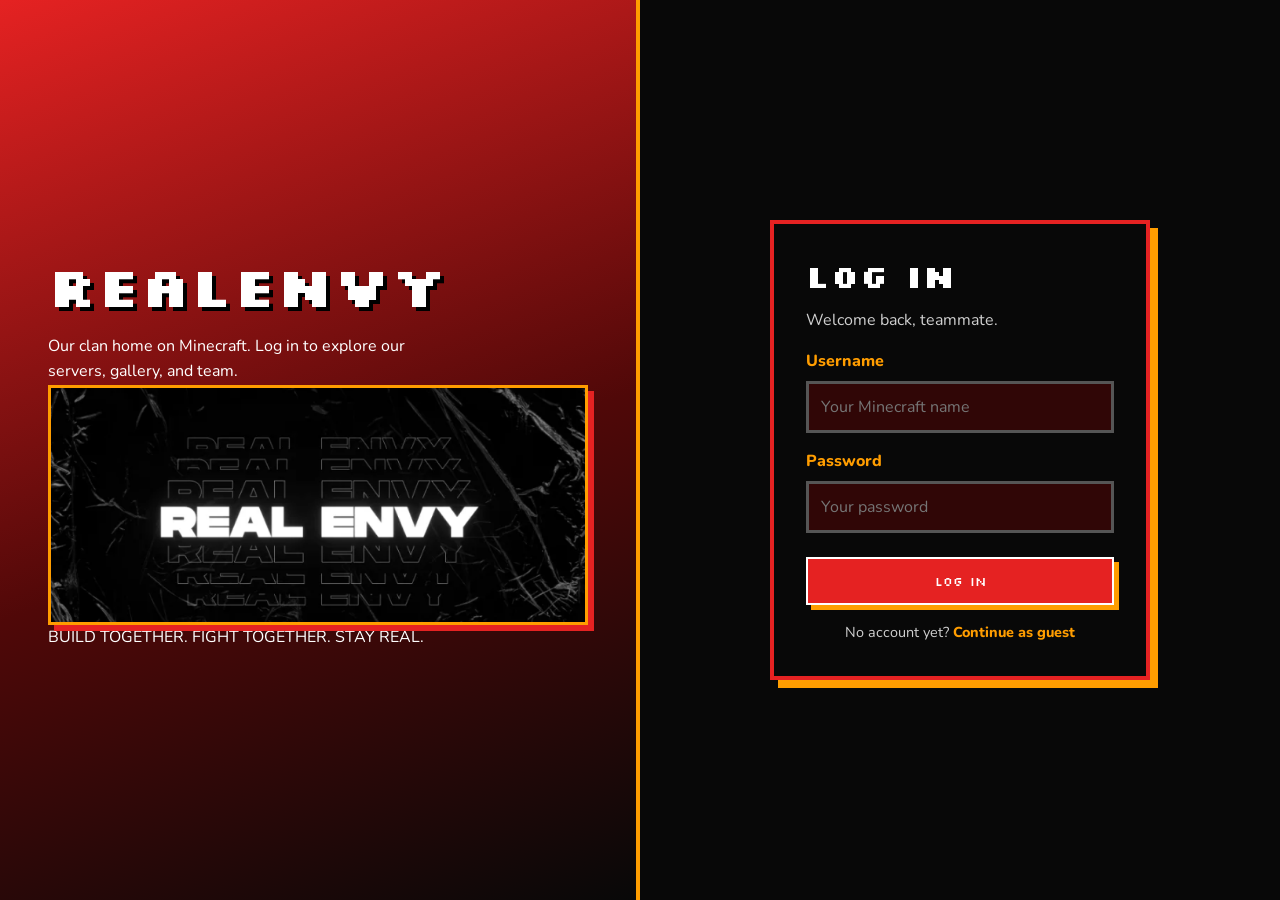
<file: index.html>
<!DOCTYPE html>
<html lang="en">
<head>
  <meta charset="UTF-8">
  <meta name="viewport" content="width=device-width, initial-scale=1">
  <title>Login | REALENVY</title>

  <link rel="preconnect" href="https://fonts.googleapis.com">
  <link href="https://fonts.googleapis.com/css2?family=Nunito:wght@400;800&family=Silkscreen:wght@400;700&display=swap" rel="stylesheet">

  <link rel="stylesheet" href="style.css">
</head>

<body>
  <main class="login-page">

    <div class="login-side">
      <h1>REALENVY</h1>

      <p>
        Our clan home on Minecraft. Log in to explore
        our servers, gallery, and team.
      </p>

      <div class="photo login-clan-photo">
        <img
          src="Realenvy%20clan%20image.png"
          alt="REALENVY Minecraft clan"
        >
      </div>

      <p class="login-tagline">
        BUILD TOGETHER. FIGHT TOGETHER. STAY REAL.
      </p>
    </div>

    <div class="login-form-area">
      <form class="login-box" action="home.html" method="get">

        <h2>Log in</h2>
        <p class="login-welcome">Welcome back, teammate.</p>

        <label for="user">Username</label>
        <input
          type="text"
          id="user"
          name="user"
          placeholder="Your Minecraft name"
          autocomplete="username"
          required
        >

        <label for="pass">Password</label>
        <input
          type="password"
          id="pass"
          name="pass"
          placeholder="Your password"
          autocomplete="current-password"
          required
        >

        <button class="btn" type="submit">Log in</button>

        <p class="note">
          No account yet?
          <a href="home.html">Continue as guest</a>
        </p>

      </form>
    </div>

  </main>
</body>
</html>
</file>
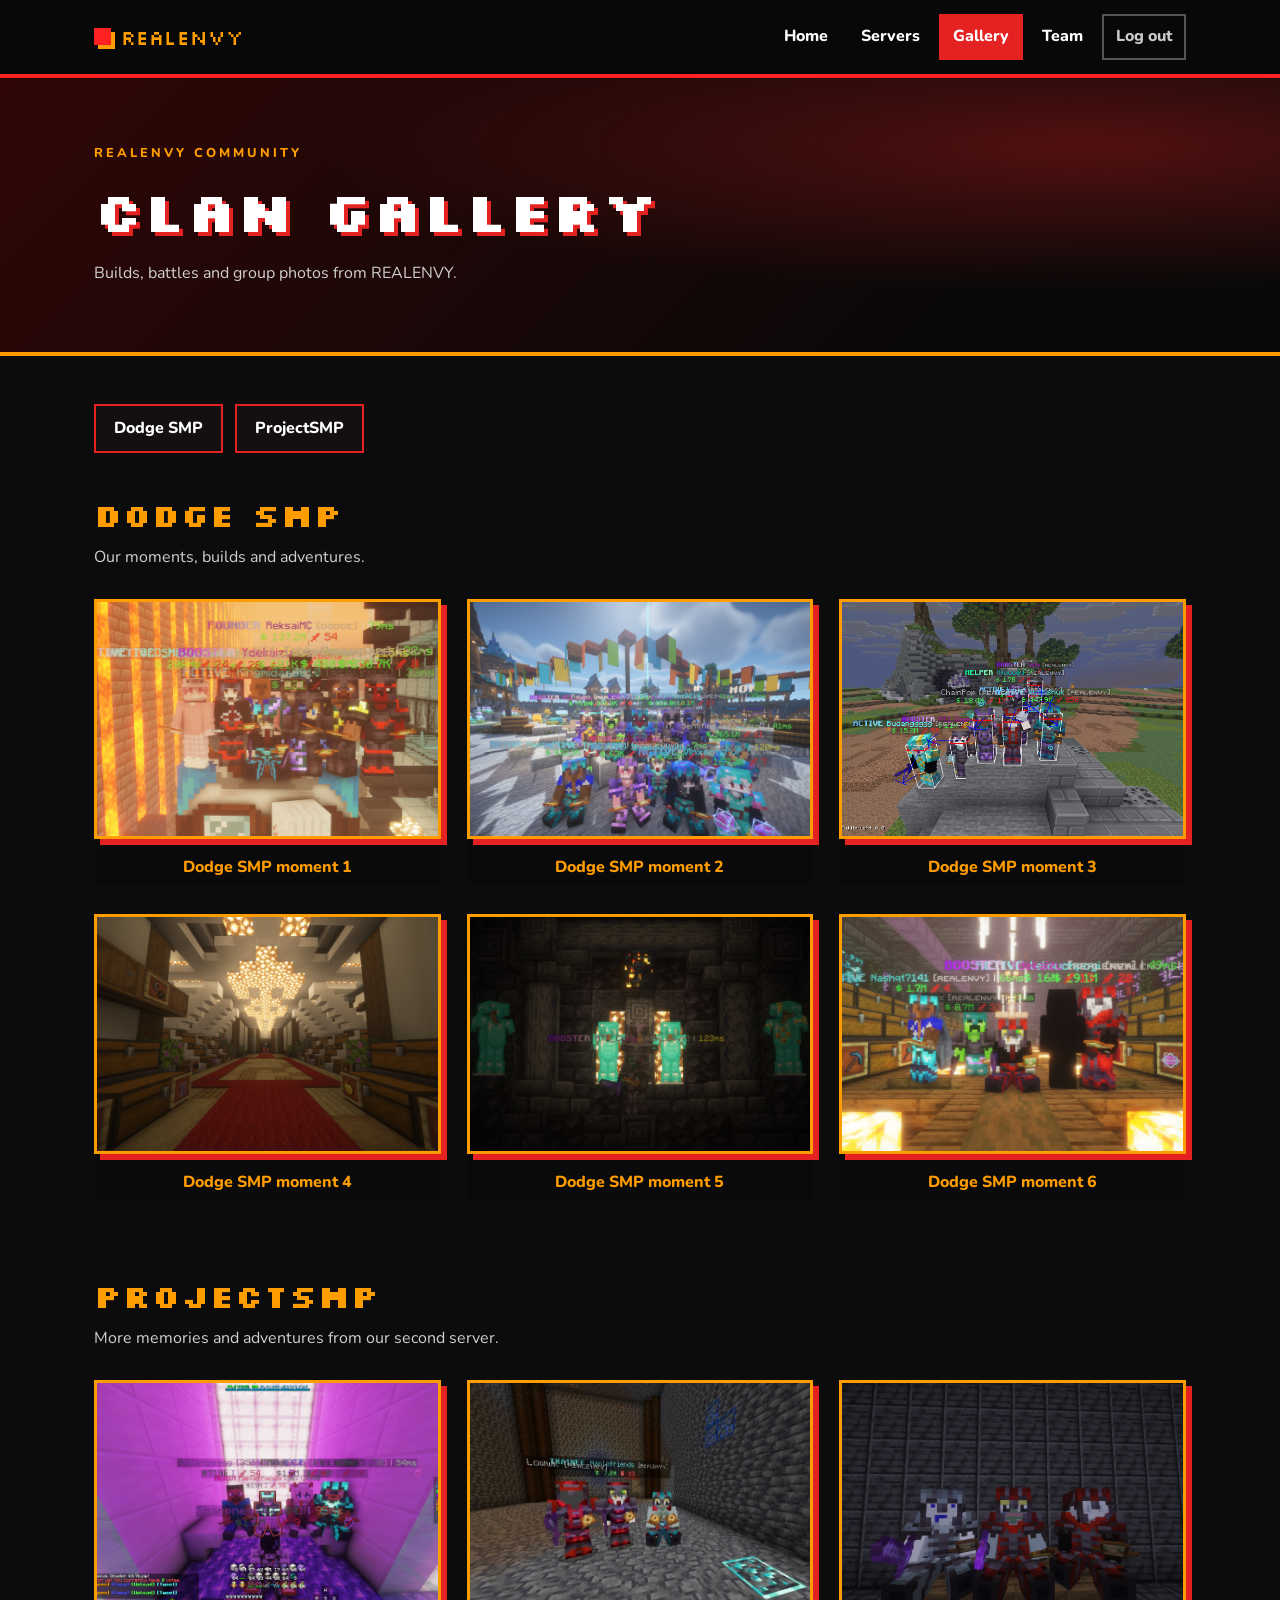
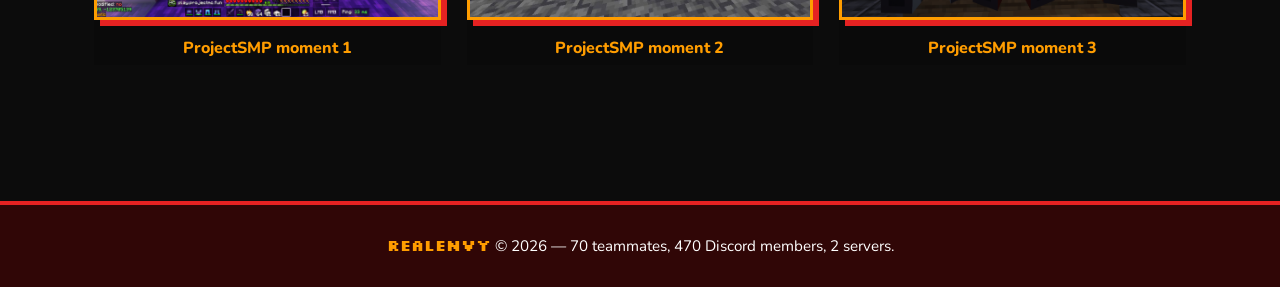
<file: gallery.html>
<!DOCTYPE html>
<html lang="en">
<head>
  <meta charset="UTF-8">
  <meta name="viewport" content="width=device-width, initial-scale=1">
  <title>Gallery | REALENVY</title>

  <link rel="preconnect" href="https://fonts.googleapis.com">
  <link rel="preconnect" href="https://fonts.gstatic.com" crossorigin>
  <link href="https://fonts.googleapis.com/css2?family=Nunito:wght@400;800&family=Silkscreen:wght@400;700&display=swap" rel="stylesheet">

  <link rel="stylesheet" href="style.css">
</head>

<body class="gallery-page">

<header class="nav">
  <div class="wrap">
    <a class="brand" href="home.html">
      <span></span>REALENVY
    </a>

    <nav>
      <ul>
        <li><a href="home.html" class="gh">Home</a></li>
        <li><a href="servers.html" class="gs">Servers</a></li>
        <li><a href="gallery.html" class="gg active">Gallery</a></li>
        <li><a href="team.html" class="gt">Team</a></li>
        <li><a href="index.html" class="logout">Log out</a></li>
      </ul>
    </nav>
  </div>
</header>

<main>
  <section class="gallery-page-title">
    <div class="wrap">
      <p class="gallery-eyebrow">REALENVY COMMUNITY</p>
      <h1>Clan Gallery</h1>
      <p>Builds, battles and group photos from REALENVY.</p>
    </div>
  </section>

  <section class="gallery-content">
    <div class="wrap">

      <div class="filters">
        <a href="#dodge">Dodge SMP</a>
        <a href="#project">ProjectSMP</a>
      </div>

      <div class="gallery-section-title" id="dodge">
        <h2>Dodge SMP</h2>
        <p>Our moments, builds and adventures.</p>
      </div>

      <div class="gallery">

        <figure>
          <div class="photo">
            <img src="dodge moment.png" alt="Dodge SMP moment 1">
          </div>
          <figcaption>Dodge SMP moment 1</figcaption>
        </figure>

        <figure>
          <div class="photo">
            <img src="dodge moment 2.png" alt="Dodge SMP moment 2">
          </div>
          <figcaption>Dodge SMP moment 2</figcaption>
        </figure>

        <figure>
          <div class="photo">
            <img src="dodge moment 3.png" alt="Dodge SMP moment 3">
          </div>
          <figcaption>Dodge SMP moment 3</figcaption>
        </figure>

        <figure>
          <div class="photo">
            <img src="dodge moment 4.png" alt="Dodge SMP moment 4">
          </div>
          <figcaption>Dodge SMP moment 4</figcaption>
        </figure>

        <figure>
          <div class="photo">
            <img src="dodge moment 5.png" alt="Dodge SMP moment 5">
          </div>
          <figcaption>Dodge SMP moment 5</figcaption>
        </figure>

        <figure>
          <div class="photo">
            <img src="dodge moment 6.png" alt="Dodge SMP moment 6">
          </div>
          <figcaption>Dodge SMP moment 6</figcaption>
        </figure>

      </div>

      <div class="gallery-section-title project-heading" id="project">
        <h2>ProjectSMP</h2>
        <p>More memories and adventures from our second server.</p>
      </div>

      <div class="gallery">

        <figure>
          <div class="photo">
            <img src="project moment.png" alt="ProjectSMP moment 1">
          </div>
          <figcaption>ProjectSMP moment 1</figcaption>
        </figure>

        <figure>
          <div class="photo">
            <img src="project moment 2.jpg" alt="ProjectSMP moment 2">
          </div>
          <figcaption>ProjectSMP moment 2</figcaption>
        </figure>

        <figure>
          <div class="photo">
            <img src="project moment 3.png" alt="ProjectSMP moment 3">
          </div>
          <figcaption>ProjectSMP moment 3</figcaption>
        </figure>

      </div>

    </div>
  </section>
</main>

<footer class="footer">
  <div class="wrap">
    <p><b>REALENVY</b> &copy; 2026 &mdash; 70 teammates, 470 Discord members, 2 servers.</p>
  </div>
</footer>

</body>
</html>
</file>
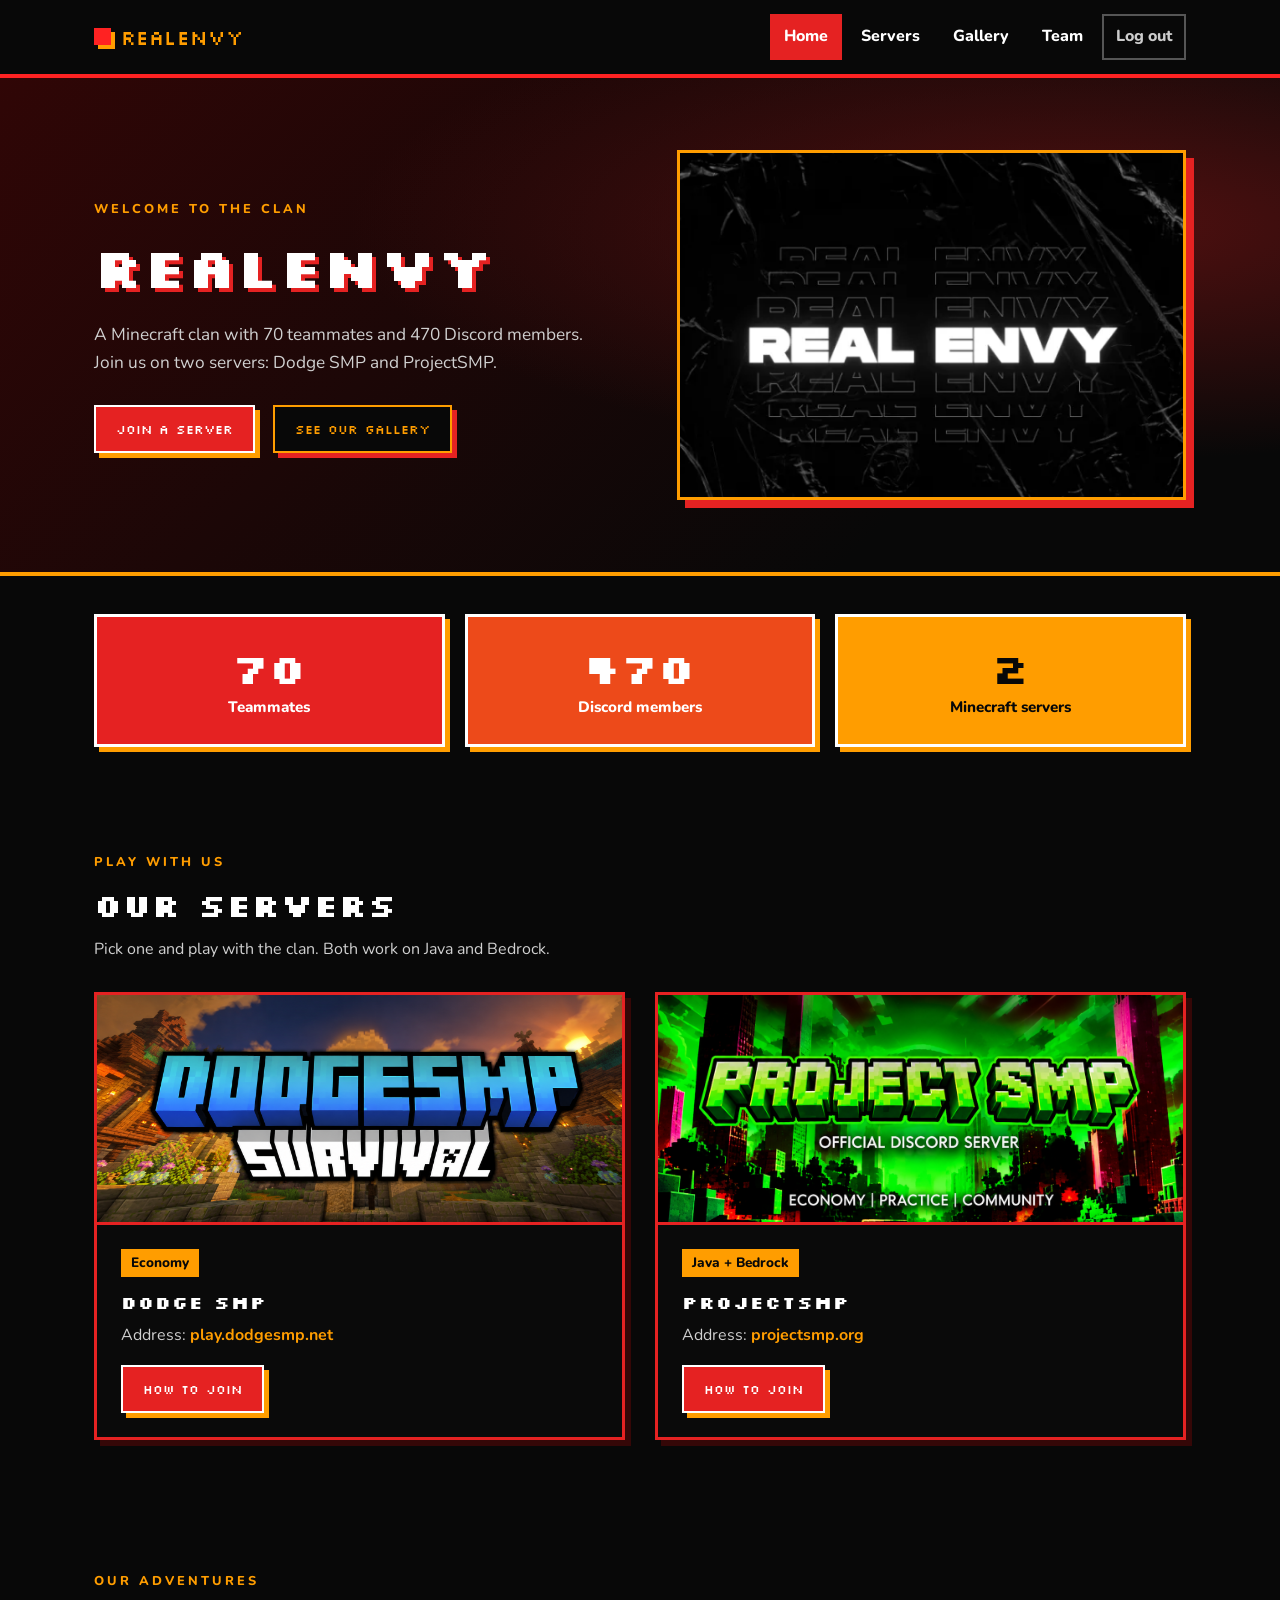
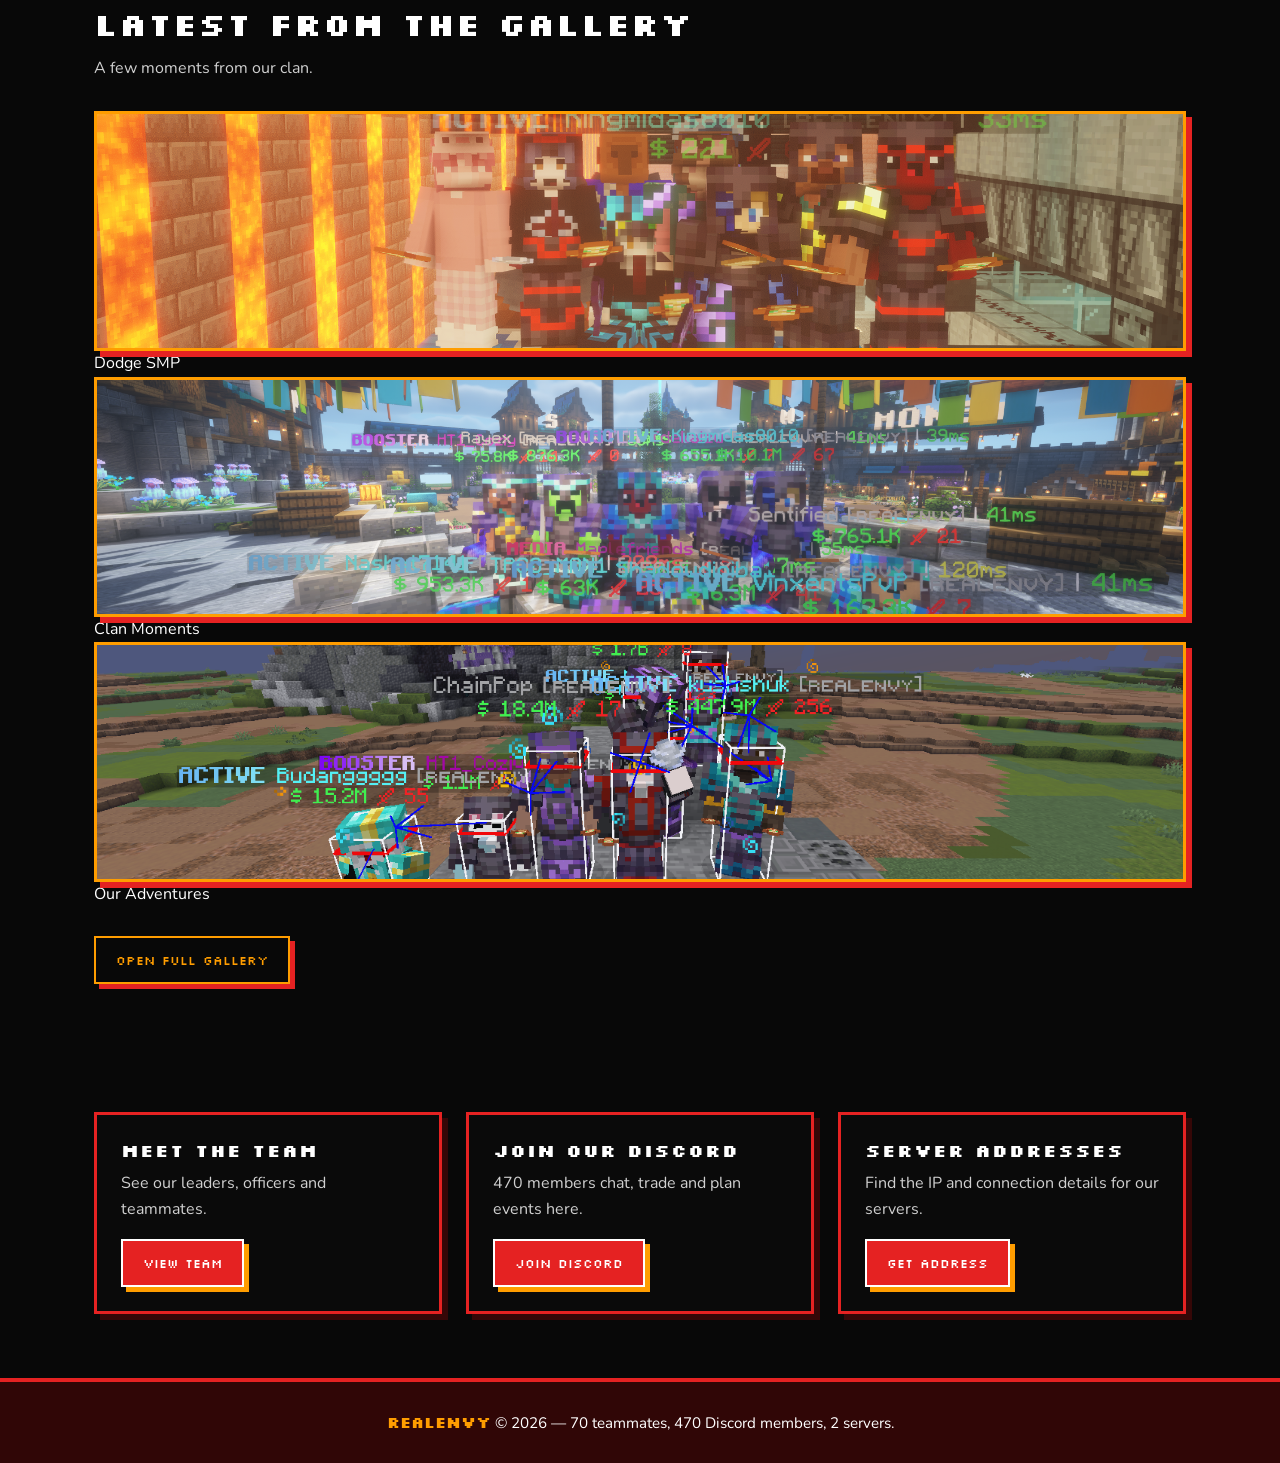
<file: home.html>
<!DOCTYPE html>
<html lang="en">
<head>
  <meta charset="UTF-8">
  <meta name="viewport" content="width=device-width, initial-scale=1">
  <title>Home | REALENVY</title>

  <link rel="preconnect" href="https://fonts.googleapis.com">
  <link rel="preconnect" href="https://fonts.gstatic.com" crossorigin>
  <link href="https://fonts.googleapis.com/css2?family=Nunito:wght@400;800&family=Silkscreen:wght@400;700&display=swap" rel="stylesheet">
  <link rel="stylesheet" href="style.css">
</head>
<body>

<header class="nav">
  <div class="wrap">
    <a class="brand" href="home.html"><span></span>REALENVY</a>
    <nav>
      <ul>
        <li><a href="home.html" class="active">Home</a></li>
        <li><a href="servers.html">Servers</a></li>
        <li><a href="gallery.html">Gallery</a></li>
        <li><a href="team.html">Team</a></li>
        <li><a href="index.html" class="logout">Log out</a></li>
      </ul>
    </nav>
  </div>
</header>

<main>
  <section class="hero">
    <div class="wrap hero-grid">
      <div class="hero-content">
        <span class="eyebrow">WELCOME TO THE CLAN</span>
        <h1>REALENVY</h1>
        <p>
          A Minecraft clan with 70 teammates and 470 Discord members.
          Join us on two servers: Dodge SMP and ProjectSMP.
        </p>

        <div class="btn-row">
          <a class="btn" href="servers.html">Join a server</a>
          <a class="btn alt" href="gallery.html">See our gallery</a>
        </div>
      </div>

      <div class="photo tall hero-photo">
        <img
          src="./Realenvy clan image.png"
          alt="REALENVY Minecraft clan"
          fetchpriority="high"
        >
      </div>
    </div>
  </section>

  <section class="stats-section">
    <div class="wrap">
      <div class="stats">
        <div class="stat">
          <b>70</b>
          <small>Teammates</small>
        </div>
        <div class="stat">
          <b>470</b>
          <small>Discord members</small>
        </div>
        <div class="stat">
          <b>2</b>
          <small>Minecraft servers</small>
        </div>
      </div>
    </div>
  </section>

  <section>
    <div class="wrap">
      <div class="section-head">
        <span class="eyebrow">PLAY WITH US</span>
        <h2>Our servers</h2>
        <p>Pick one and play with the clan. Both work on Java and Bedrock.</p>
      </div>

      <div class="grid-2">
        <div class="card server">
          <div class="photo server-photo">
            <img
              src="./DodgeSMP.png"
              alt="Dodge SMP server"
              loading="lazy"
            >
          </div>

          <div class="body">
            <span class="tag">Economy</span>
            <h3>Dodge SMP</h3>
            <p>Address: <b class="server-ip">play.dodgesmp.net</b></p>
            <a class="btn" href="servers.html">How to join</a>
          </div>
        </div>

        <div class="card server">
          <div class="photo server-photo">
            <img
              src="./ProjectSMP.png"
              alt="ProjectSMP server"
              loading="lazy"
            >
          </div>

          <div class="body">
            <span class="tag">Java + Bedrock</span>
            <h3>ProjectSMP</h3>
            <p>Address: <b class="server-ip">projectsmp.org</b></p>
            <a class="btn" href="servers.html">How to join</a>
          </div>
        </div>
      </div>
    </div>
  </section>

  <section class="gallery-section">
    <div class="wrap">
      <div class="section-head">
        <span class="eyebrow">OUR ADVENTURES</span>
        <h2>Latest from the gallery</h2>
        <p>A few moments from our clan.</p>
      </div>

      <div class="gallery">
        <figure>
          <div class="photo gallery-photo">
            <img
              src="./dodge moment.png"
              alt="Dodge SMP clan moment"
              loading="lazy"
            >
          </div>
          <figcaption>Dodge SMP</figcaption>
        </figure>

        <figure>
          <div class="photo gallery-photo">
            <img
              src="./dodge moment 2.png"
              alt="Dodge SMP adventure"
              loading="lazy"
            >
          </div>
          <figcaption>Clan Moments</figcaption>
        </figure>

        <figure>
          <div class="photo gallery-photo">
            <img
              src="./dodge moment 3.png"
              alt="REALENVY Minecraft adventure"
              loading="lazy"
            >
          </div>
          <figcaption>Our Adventures</figcaption>
        </figure>
      </div>

      <div class="btn-row">
        <a class="btn alt" href="gallery.html">Open full gallery</a>
      </div>
    </div>
  </section>

  <section class="quick-links-section">
    <div class="wrap">
      <div class="grid-3">
        <div class="card">
          <h3>Meet the team</h3>
          <p>See our leaders, officers and teammates.</p>
          <a class="btn" href="team.html">View team</a>
        </div>

        <div class="card">
          <h3>Join our Discord</h3>
          <p>470 members chat, trade and plan events here.</p>
          <a class="btn" href="#">Join Discord</a>
        </div>

        <div class="card">
          <h3>Server addresses</h3>
          <p>Find the IP and connection details for our servers.</p>
          <a class="btn" href="servers.html">Get address</a>
        </div>
      </div>
    </div>
  </section>
</main>

<footer class="footer">
  <div class="wrap">
    <p>
      <b>REALENVY</b> &copy; 2026 —
      70 teammates, 470 Discord members, 2 servers.
    </p>
  </div>
</footer>

</body>
</html>
</file>
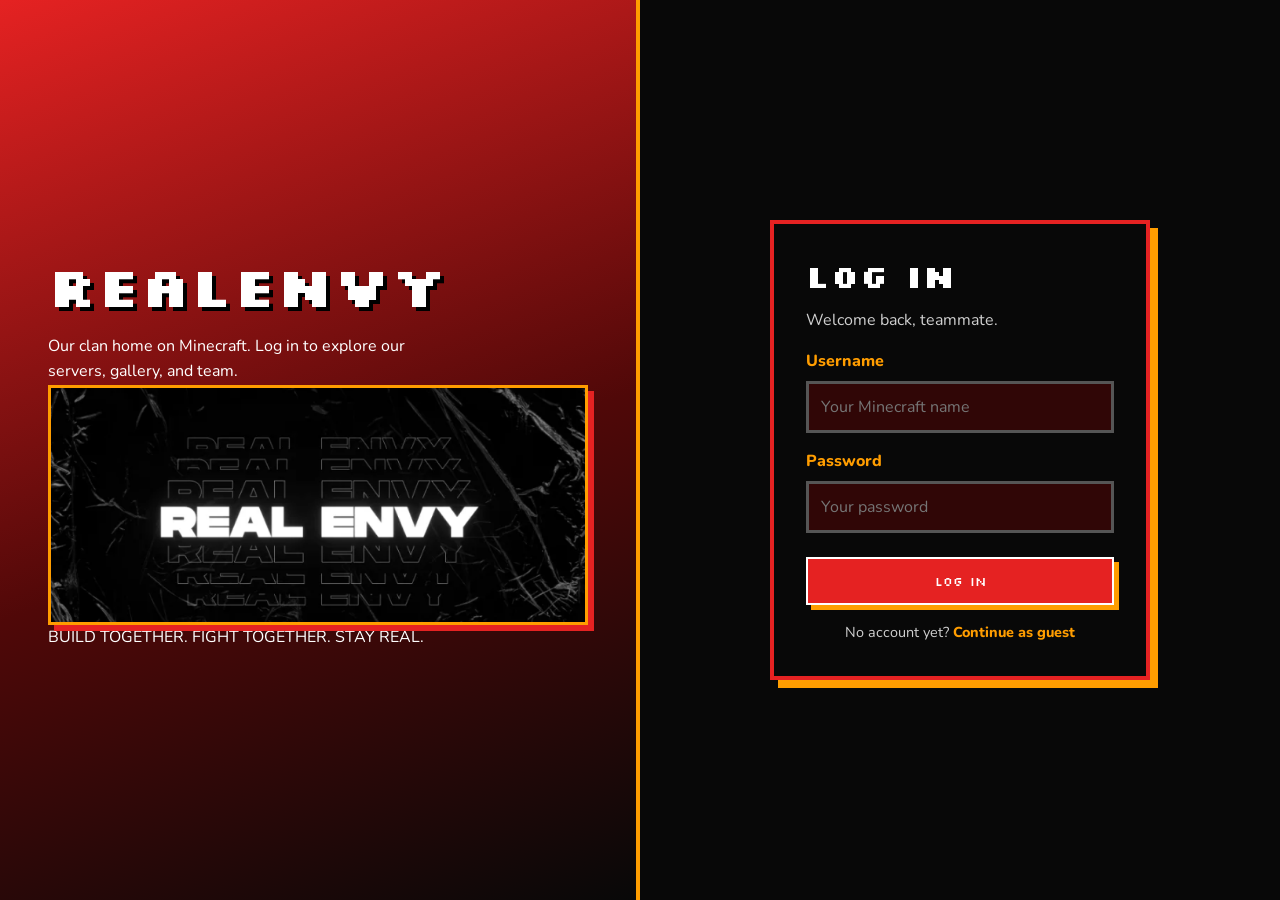
<file: login.html>
<!DOCTYPE html>
<html lang="en">
<head>
  <meta charset="UTF-8">
  <meta name="viewport" content="width=device-width, initial-scale=1">
  <title>Login | REALENVY</title>

  <link rel="preconnect" href="https://fonts.googleapis.com">
  <link href="https://fonts.googleapis.com/css2?family=Nunito:wght@400;800&family=Silkscreen:wght@400;700&display=swap" rel="stylesheet">

  <link rel="stylesheet" href="style.css">
</head>

<body>
  <main class="login-page">

    <div class="login-side">
      <h1>REALENVY</h1>

      <p>
        Our clan home on Minecraft. Log in to explore
        our servers, gallery, and team.
      </p>

      <div class="photo login-clan-photo">
        <img
          src="Realenvy%20clan%20image.png"
          alt="REALENVY Minecraft clan"
        >
      </div>

      <p class="login-tagline">
        BUILD TOGETHER. FIGHT TOGETHER. STAY REAL.
      </p>
    </div>

    <div class="login-form-area">
      <form class="login-box" action="index.html" method="get">

        <h2>Log in</h2>
        <p class="login-welcome">Welcome back, teammate.</p>

        <label for="user">Username</label>
        <input
          type="text"
          id="user"
          name="user"
          placeholder="Your Minecraft name"
          autocomplete="username"
          required
        >

        <label for="pass">Password</label>
        <input
          type="password"
          id="pass"
          name="pass"
          placeholder="Your password"
          autocomplete="current-password"
          required
        >

        <button class="btn" type="submit">Log in</button>

        <p class="note">
          No account yet?
          <a href="index.html">Continue as guest</a>
        </p>

      </form>
    </div>

  </main>
</body>
</html>
</file>
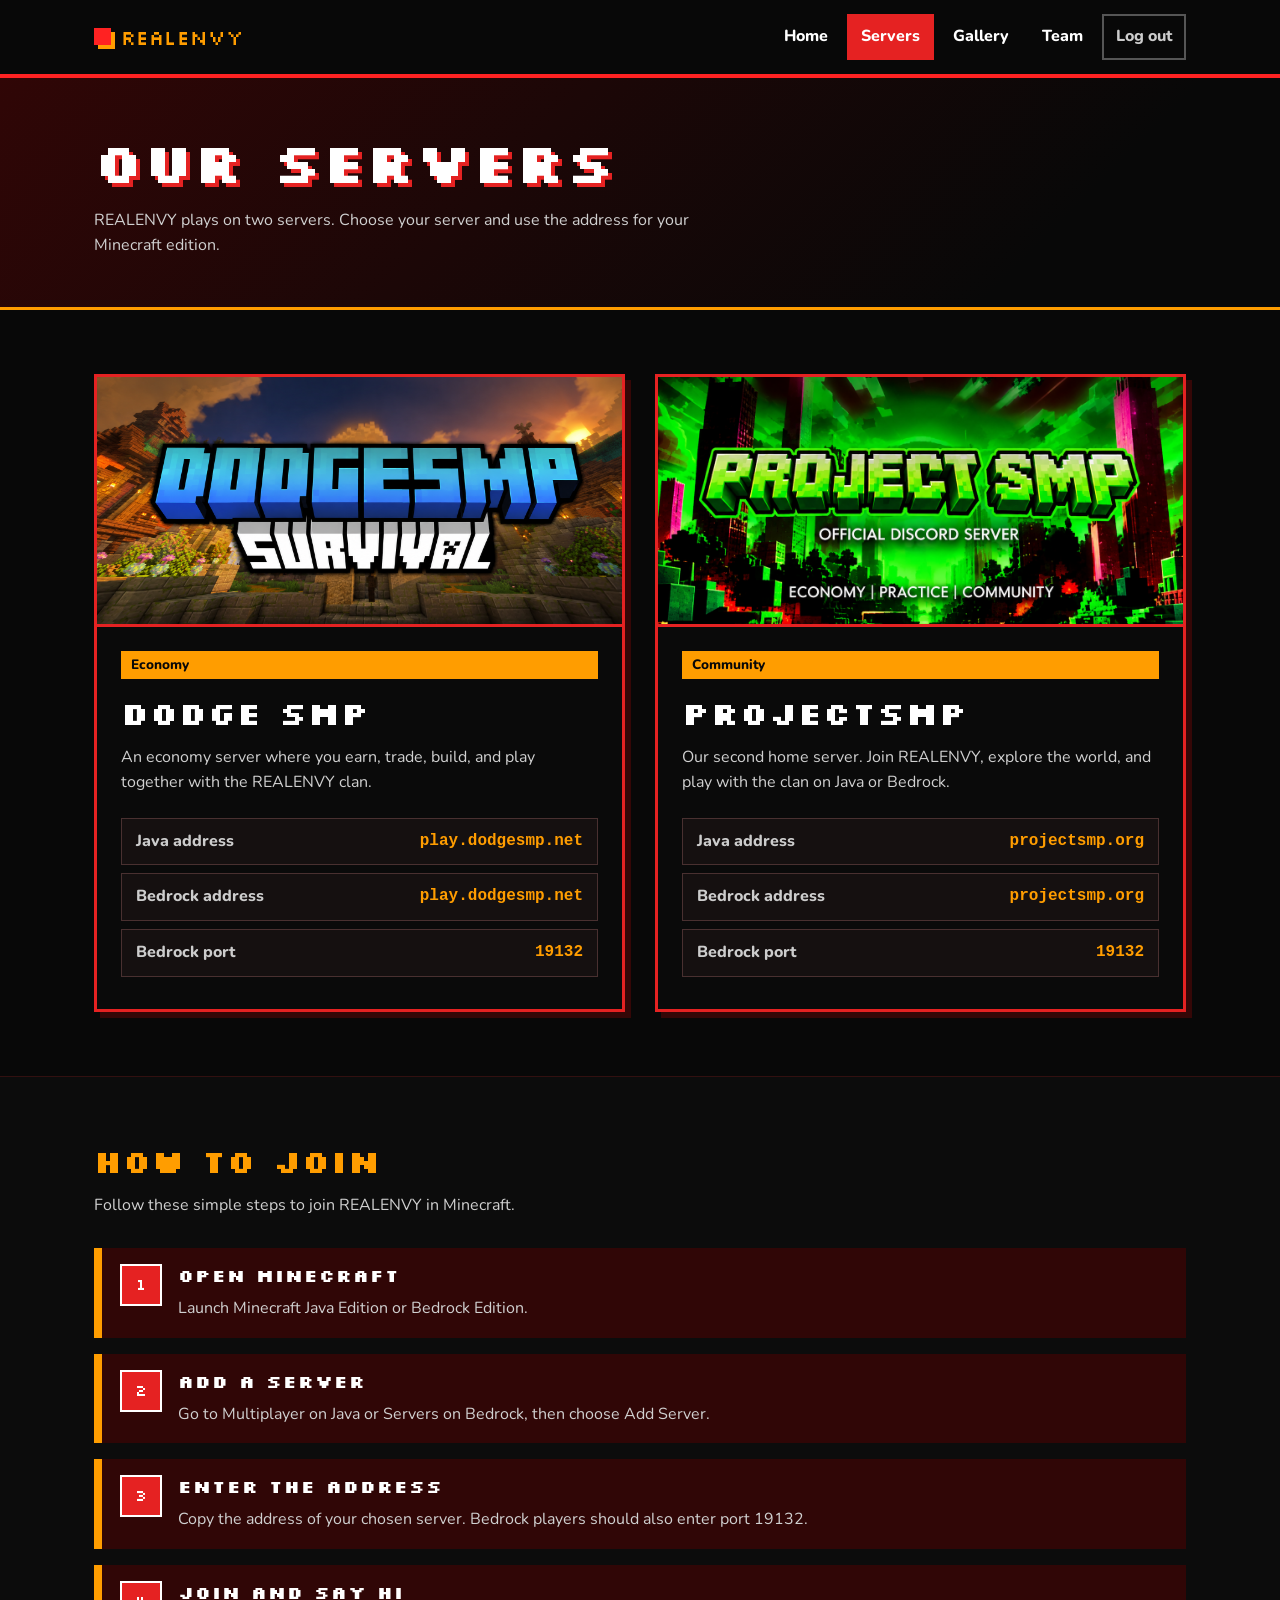
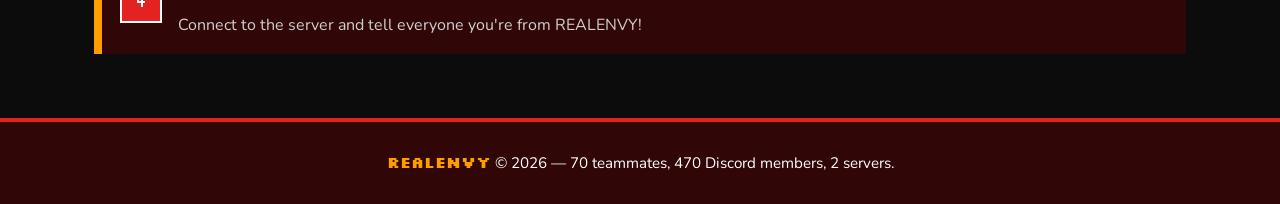
<file: servers.html>
<!DOCTYPE html>
<html lang="en">
<head>
  <meta charset="UTF-8">
  <meta name="viewport" content="width=device-width, initial-scale=1">
  <title>Servers | REALENVY</title>

  <link rel="preconnect" href="https://fonts.googleapis.com">
  <link href="https://fonts.googleapis.com/css2?family=Nunito:wght@400;800&family=Silkscreen:wght@400;700&display=swap" rel="stylesheet">
  <link rel="stylesheet" href="style.css">

  <style>
    .servers-page .page-title {
      padding: 48px 0;
      background: linear-gradient(135deg, #300606, #080808 80%);
      border-bottom: 3px solid #ff9d00;
    }

    .servers-page .page-title h1 {
      color: #fff;
      text-shadow: 4px 4px 0 #e52222;
      margin-bottom: 12px;
    }

    .servers-page .page-title p {
      max-width: 650px;
    }

    .servers-page .server-grid {
      align-items: stretch;
    }

    .servers-page .card.server {
      display: flex;
      flex-direction: column;
      height: 100%;
    }

    .servers-page .card.server .photo {
      position: relative;
      height: 250px;
      flex-shrink: 0;
      background: #300606;
    }

    .servers-page .card.server .photo img {
      display: block;
      width: 100%;
      height: 100%;
      object-fit: cover;
      object-position: center;
      transition: transform 0.35s ease;
    }

    .servers-page .card.server:hover .photo img {
      transform: scale(1.04);
    }

    .servers-page .card.server .body {
      flex: 1;
      display: flex;
      flex-direction: column;
    }

    .servers-page .card.server .body > p {
      margin-bottom: 8px;
    }

    .servers-page .card.server h2 {
      color: #fff;
    }

    .servers-page .address {
      margin-top: auto;
      padding-top: 14px;
      border: 0;
    }

    .servers-page .address div {
      background: #151010;
      margin-bottom: 8px;
      border: 1px solid #493030;
      align-items: center;
    }

    .servers-page .address div:last-child {
      border-bottom: 1px solid #493030;
    }

    .servers-page .address code {
      text-align: right;
    }

    .servers-page .join-section {
      background: #0c0c0c;
      border-top: 1px solid #321010;
    }

    .servers-page .section-head h2 {
      color: #ff9d00;
    }

    .servers-page .steps li {
      min-width: 0;
    }

    .servers-page .steps li > div {
      min-width: 0;
    }

    .servers-page .steps p {
      overflow-wrap: anywhere;
    }

    @media (max-width: 800px) {
      .servers-page .page-title {
        padding: 38px 0;
      }

      .servers-page .card.server .photo {
        height: 260px;
      }
    }

    @media (max-width: 480px) {
      .servers-page .page-title {
        padding: 30px 0;
      }

      .servers-page .card.server .photo {
        height: 210px;
      }

      .servers-page .card.server .body {
        padding: 18px;
      }

      .servers-page .address div {
        flex-direction: column;
        align-items: flex-start;
        gap: 4px;
        padding: 10px;
      }

      .servers-page .address code {
        text-align: left;
        max-width: 100%;
      }

      .servers-page .steps li {
        gap: 12px;
        padding: 14px 12px;
      }
    }
  </style>
</head>

<body class="servers-page">

<header class="nav">
  <div class="wrap">
    <a class="brand" href="home.html">
      <span></span>REALENVY
    </a>

    <nav>
      <ul>
        <li><a href="home.html" class="sh">Home</a></li>
        <li><a href="servers.html" class="ss active" aria-current="page">Servers</a></li>
        <li><a href="gallery.html" class="sg">Gallery</a></li>
        <li><a href="team.html" class="st">Team</a></li>
        <li><a href="index.html" class="logout">Log out</a></li>
      </ul>
    </nav>
  </div>
</header>

<main>

  <div class="page-title">
    <div class="wrap">
      <h1>Our servers</h1>
      <p>REALENVY plays on two servers. Choose your server and use the address for your Minecraft edition.</p>
    </div>
  </div>

  <section>
    <div class="wrap">
      <div class="grid-2 server-grid">

        <div class="card server">
          <div class="photo">
            <img src="DodgeSMP.png" alt="Dodge SMP Minecraft server">
          </div>

          <div class="body">
            <span class="tag">Economy</span>
            <h2>Dodge SMP</h2>

            <p>
              An economy server where you earn, trade, build,
              and play together with the REALENVY clan.
            </p>

            <div class="address">
              <div>
                <span>Java address</span>
                <code>play.dodgesmp.net</code>
              </div>

              <div>
                <span>Bedrock address</span>
                <code>play.dodgesmp.net</code>
              </div>

              <div>
                <span>Bedrock port</span>
                <code>19132</code>
              </div>
            </div>
          </div>
        </div>

        <div class="card server">
          <div class="photo">
            <img src="ProjectSMP.png" alt="ProjectSMP Minecraft server">
          </div>

          <div class="body">
            <span class="tag">Community</span>
            <h2>ProjectSMP</h2>

            <p>
              Our second home server. Join REALENVY,
              explore the world, and play with the clan on Java or Bedrock.
            </p>

            <div class="address">
              <div>
                <span>Java address</span>
                <code>projectsmp.org</code>
              </div>

              <div>
                <span>Bedrock address</span>
                <code>projectsmp.org</code>
              </div>

              <div>
                <span>Bedrock port</span>
                <code>19132</code>
              </div>
            </div>
          </div>
        </div>

      </div>
    </div>
  </section>

  <section class="join-section">
    <div class="wrap">

      <div class="section-head">
        <h2>How to join</h2>
        <p>Follow these simple steps to join REALENVY in Minecraft.</p>
      </div>

      <ol class="steps">
        <li>
          <div>
            <h3>Open Minecraft</h3>
            <p>Launch Minecraft Java Edition or Bedrock Edition.</p>
          </div>
        </li>

        <li>
          <div>
            <h3>Add a server</h3>
            <p>Go to Multiplayer on Java or Servers on Bedrock, then choose Add Server.</p>
          </div>
        </li>

        <li>
          <div>
            <h3>Enter the address</h3>
            <p>Copy the address of your chosen server. Bedrock players should also enter port 19132.</p>
          </div>
        </li>

        <li>
          <div>
            <h3>Join and say hi</h3>
            <p>Connect to the server and tell everyone you're from REALENVY!</p>
          </div>
        </li>
      </ol>

    </div>
  </section>

</main>

<footer class="footer">
  <div class="wrap">
    <p>
      <b>REALENVY</b> &copy; 2026 &mdash;
      70 teammates, 470 Discord members, 2 servers.
    </p>
  </div>
</footer>

</body>
</html>
</file>
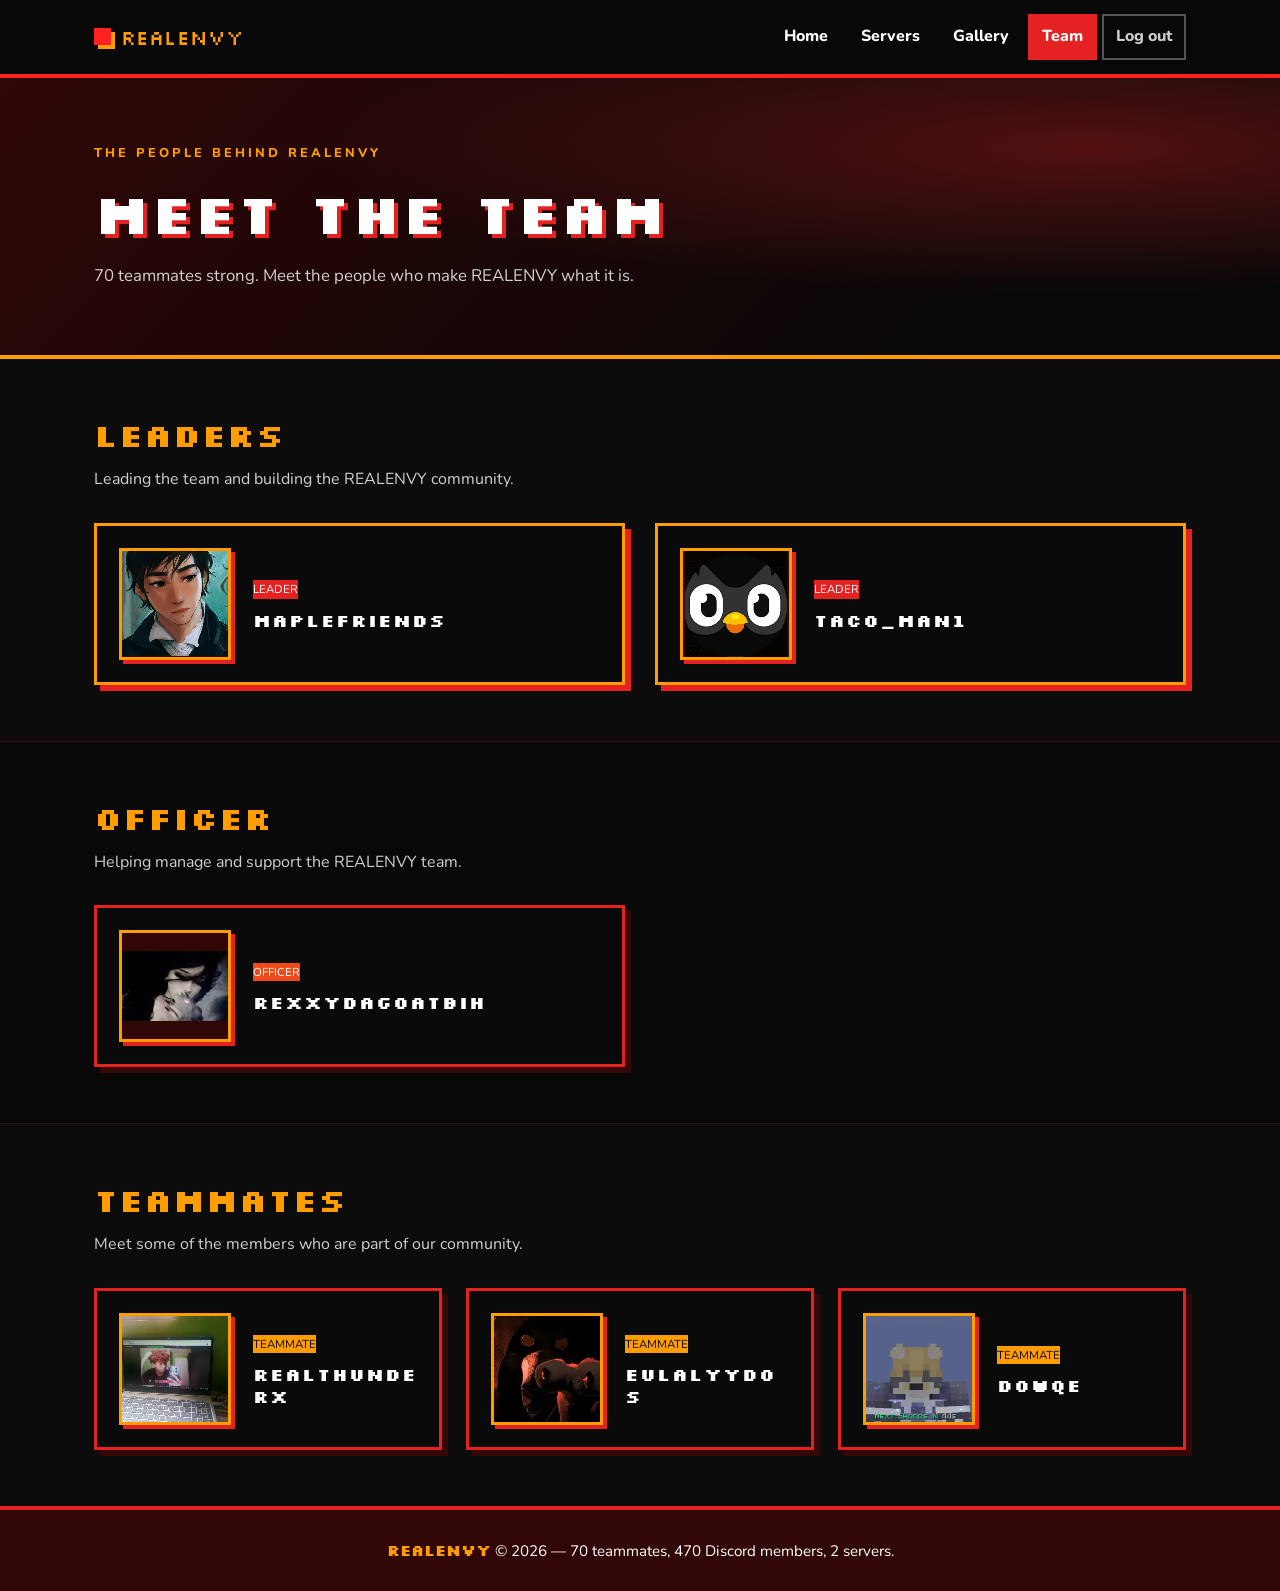
<file: team.html>
<!DOCTYPE html>
<html lang="en">
<head>
  <meta charset="UTF-8">
  <meta name="viewport" content="width=device-width, initial-scale=1">

  <title>Team | REALENVY</title>

  <link rel="preconnect" href="https://fonts.googleapis.com">
  <link href="https://fonts.googleapis.com/css2?family=Nunito:wght@400;800&family=Silkscreen:wght@400;700&display=swap" rel="stylesheet">

  <link rel="stylesheet" href="style.css">
</head>

<body class="team-page">

<header class="nav">
  <div class="wrap">
    <a class="brand" href="home.html">
      <span></span>REALENVY
    </a>

    <nav>
      <ul>
        <li><a href="home.html" class="th">Home</a></li>
        <li><a href="servers.html" class="ts">Servers</a></li>
        <li><a href="gallery.html" class="tg">Gallery</a></li>
        <li><a href="team.html" class="tt active">Team</a></li>
        <li><a href="index.html" class="logout">Log out</a></li>
      </ul>
    </nav>
  </div>
</header>

<main>

  <div class="team-page-title">
    <div class="wrap">
      <p class="team-eyebrow">THE PEOPLE BEHIND REALENVY</p>
      <h1>Meet the team</h1>
      <p>70 teammates strong. Meet the people who make REALENVY what it is.</p>
    </div>
  </div>

  <section class="team-section team-leaders">
    <div class="wrap">

      <div class="section-head">
        <h2>Leaders</h2>
        <p>Leading the team and building the REALENVY community.</p>
      </div>

      <div class="grid-2">

        <article class="card member team-member">
          <div class="photo avatar">
            <img
              src="Maplefriends skin.png"
              alt="Maplefriends Minecraft skin"
              loading="lazy"
            >
          </div>

          <div class="member-info">
            <span class="role">LEADER</span>
            <h3>Maplefriends</h3>
          </div>
        </article>

        <article class="card member team-member">
          <div class="photo avatar">
            <img
              src="TACO_MAN1 skin.png"
              alt="TACO_MAN1 Minecraft skin"
              loading="lazy"
            >
          </div>

          <div class="member-info">
            <span class="role">LEADER</span>
            <h3>TACO_MAN1</h3>
          </div>
        </article>

      </div>
    </div>
  </section>

  <section class="team-section team-officers">
    <div class="wrap">

      <div class="section-head">
        <h2>Officer</h2>
        <p>Helping manage and support the REALENVY team.</p>
      </div>

      <div class="grid-2">

        <article class="card member team-member">
          <div class="photo avatar">
            <img
              src="Rexxydagoatbih skin.png"
              alt="Rexxydagoatbih Minecraft skin"
              loading="lazy"
            >
          </div>

          <div class="member-info">
            <span class="role officer">OFFICER</span>
            <h3>Rexxydagoatbih</h3>
          </div>
        </article>

      </div>
    </div>
  </section>

  <section class="team-section team-teammates">
    <div class="wrap">

      <div class="section-head">
        <h2>Teammates</h2>
        <p>Meet some of the members who are part of our community.</p>
      </div>

      <div class="grid-3">

        <article class="card member team-member">
          <div class="photo avatar">
            <img
              src="RealThunderX skin.png"
              alt="RealThunderX Minecraft skin"
              loading="lazy"
            >
          </div>

          <div class="member-info">
            <span class="role mate">TEAMMATE</span>
            <h3>RealThunderX</h3>
          </div>
        </article>

        <article class="card member team-member">
          <div class="photo avatar">
            <img
              src="EulalyyDos skin.png"
              alt="EulalyyDos Minecraft skin"
              loading="lazy"
            >
          </div>

          <div class="member-info">
            <span class="role mate">TEAMMATE</span>
            <h3>EulalyyDos</h3>
          </div>
        </article>

        <article class="card member team-member">
          <div class="photo avatar">
            <img
              src="Dowqe skin.png"
              alt="Dowqe Minecraft skin"
              loading="lazy"
            >
          </div>

          <div class="member-info">
            <span class="role mate">TEAMMATE</span>
            <h3>Dowqe</h3>
          </div>
        </article>

      </div>
    </div>
  </section>

</main>

<footer class="footer">
  <div class="wrap">
    <p>
      <b>REALENVY</b> &copy; 2026 &mdash;
      70 teammates, 470 Discord members, 2 servers.
    </p>
  </div>
</footer>

</body>
</html>
</file>
<file: style.css>
* {
  box-sizing: border-box;
  margin: 0;
  padding: 0;
}

html {
  scroll-behavior: smooth;
}

body {
  font-family: "Nunito", Arial, sans-serif;
  background: #080808;
  color: #fff;
  line-height: 1.6;
  overflow-x: hidden;
}

a {
  color: inherit;
  text-decoration: none;
}

img {
  max-width: 100%;
  height: auto;
}

h1,
h2,
h3 {
  font-family: "Silkscreen", "Courier New", monospace;
  line-height: 1.25;
  letter-spacing: 1px;
  overflow-wrap: anywhere;
}

h1 {
  font-size: clamp(2rem, 5vw, 3.5rem);
}

h2 {
  font-size: clamp(1.4rem, 3vw, 2rem);
  margin-bottom: 12px;
}

h3 {
  font-size: 1.1rem;
  margin-bottom: 10px;
}

p {
  color: #d0d0d0;
}

.wrap {
  width: 100%;
  max-width: 1140px;
  margin: 0 auto;
  padding: 0 24px;
}

section {
  padding: 64px 0;
}

.section-head {
  margin-bottom: 30px;
}

.section-head p {
  max-width: 580px;
}

.eyebrow {
  display: inline-block;
  color: #ff9d00;
  font-size: 0.8rem;
  font-weight: 800;
  letter-spacing: 3px;
  margin-bottom: 12px;
}

.nav {
  position: sticky;
  top: 0;
  z-index: 100;
  background: #080808;
  border-bottom: 4px solid #ff2222;
}

.nav .wrap {
  display: flex;
  align-items: center;
  justify-content: space-between;
  gap: 18px;
  flex-wrap: wrap;
  padding-top: 14px;
  padding-bottom: 14px;
}

.brand {
  display: inline-flex;
  align-items: center;
  flex-shrink: 0;
  font-family: "Silkscreen", monospace;
  font-size: 1.25rem;
  color: #ff9d00;
}

.brand span {
  display: inline-block;
  flex: none;
  width: 17px;
  height: 17px;
  background: #ff2222;
  margin-right: 10px;
  box-shadow: 4px 4px 0 #ff9d00;
}

.nav ul {
  display: flex;
  align-items: center;
  list-style: none;
  gap: 5px;
  flex-wrap: wrap;
}

.nav li a {
  display: block;
  padding: 8px 12px;
  font-weight: 800;
  border: 2px solid transparent;
  transition: 0.2s ease;
}

.nav li a:hover {
  border-color: #ff9d00;
  color: #ff9d00;
}

.nav li a.active {
  background: #e52222;
  border-color: #e52222;
  color: white;
}

.nav li a.logout {
  border-color: #555;
  color: #ccc;
}

.btn {
  display: inline-block;
  padding: 12px 20px;
  font-family: "Silkscreen", monospace;
  font-size: 0.8rem;
  line-height: 1.6;
  text-align: center;
  background: #e52222;
  color: white;
  border: 2px solid white;
  box-shadow: 5px 5px 0 #ff9d00;
  cursor: pointer;
  transition: 0.2s ease;
}

.btn:hover {
  background: #ff5722;
  transform: translate(2px, 2px);
  box-shadow: 3px 3px 0 #ff9d00;
}

.btn.alt {
  background: #080808;
  color: #ff9d00;
  border-color: #ff9d00;
  box-shadow: 5px 5px 0 #e52222;
}

.btn.alt:hover {
  background: #450909;
  box-shadow: 3px 3px 0 #e52222;
}

.btn-row {
  display: flex;
  align-items: center;
  gap: 18px;
  flex-wrap: wrap;
  margin-top: 28px;
}

.hero {
  background:
    radial-gradient(ellipse at 85% 30%, #521010 0%, transparent 48%),
    linear-gradient(135deg, #300606, #080808 75%);
  border-bottom: 4px solid #ff9d00;
  padding: 72px 0;
}

.hero-grid {
  display: grid;
  grid-template-columns: 1.05fr 1fr;
  gap: 48px;
  align-items: center;
}

.hero-content {
  min-width: 0;
}

.hero h1 {
  color: white;
  text-shadow: 4px 4px 0 #e52222;
  margin-bottom: 20px;
}

.hero p {
  max-width: 500px;
  font-size: 1.08rem;
}

.photo {
  position: relative;
  width: 100%;
  height: 240px;
  min-height: 0;
  background: #300606;
  border: 3px solid #ff9d00;
  box-shadow: 6px 6px 0 #e52222;
  overflow: hidden;
}

.photo img {
  display: block;
  width: 100%;
  height: 100%;
  object-fit: cover;
  object-position: center;
  transition: transform 0.35s ease;
}

.photo:hover img {
  transform: scale(1.04);
}

.photo.tall,
.hero-photo {
  height: 350px;
  min-height: 0;
}

.hero-photo {
  border-color: #ff9d00;
  box-shadow: 8px 8px 0 #e52222;
}

.stats-section {
  padding-top: 38px;
  padding-bottom: 38px;
}

.stats {
  display: grid;
  grid-template-columns: repeat(3, minmax(0, 1fr));
  gap: 20px;
}

.stat {
  background: #e52222;
  border: 3px solid white;
  box-shadow: 5px 5px 0 #ff9d00;
  padding: 24px 16px;
  text-align: center;
}

.stat:nth-child(2) {
  background: #ed4a1a;
}

.stat:nth-child(3) {
  background: #ff9d00;
  color: #080808;
}

.stat b {
  display: block;
  font-family: "Silkscreen", monospace;
  font-size: clamp(1.7rem, 4vw, 2.6rem);
  line-height: 1.3;
}

.stat small {
  font-weight: 800;
  font-size: 0.95rem;
}

.grid-2 {
  display: grid;
  grid-template-columns: repeat(2, minmax(0, 1fr));
  gap: 30px;
}

.grid-3 {
  display: grid;
  grid-template-columns: repeat(3, minmax(0, 1fr));
  gap: 24px;
}

.card {
  min-width: 0;
  background: #0a0a0a;
  border: 3px solid #e52222;
  box-shadow: 6px 6px 0 #350707;
  padding: 24px;
  transition: border-color 0.2s ease;
}

.card:hover {
  border-color: #ff9d00;
}

.card .tag {
  display: inline-block;
  background: #ff9d00;
  color: #080808;
  font-weight: 800;
  padding: 3px 10px;
  margin-bottom: 14px;
  font-size: 0.85rem;
}

.card .btn {
  margin-top: 16px;
}

.card.server {
  padding: 0;
  overflow: hidden;
}

.card.server .photo,
.card.server .server-photo {
  height: 230px;
  min-height: 0;
  border: 0;
  border-bottom: 3px solid #e52222;
  box-shadow: none;
}

.card.server .body {
  padding: 24px;
}

.server-ip {
  color: #ff9d00;
  overflow-wrap: anywhere;
}

.gallery-page {
  background: #080808;
  color: #fff;
}

.gallery-page-title {
  padding: 65px 0;
  background:
    radial-gradient(ellipse at 85% 25%, #521010 0%, transparent 50%),
    linear-gradient(135deg, #300606, #080808 80%);
  border-bottom: 4px solid #ff9d00;
}

.gallery-page-title h1 {
  color: #fff;
  text-shadow: 4px 4px 0 #e52222;
  margin-bottom: 16px;
}

.gallery-page-title p {
  max-width: 650px;
}

.gallery-page-title .gallery-eyebrow {
  color: #ff9d00;
  font-weight: 800;
  letter-spacing: 3px;
  font-size: 0.8rem;
  margin-bottom: 12px;
}

.gallery-content {
  padding: 48px 0 72px;
  background: #0c0c0c;
}

.gallery-page .filters {
  display: flex;
  flex-wrap: wrap;
  gap: 12px;
  margin-bottom: 42px;
}

.gallery-page .filters a {
  display: inline-block;
  padding: 10px 18px;
  background: #151010;
  border: 2px solid #e52222;
  color: #fff;
  font-weight: 800;
  transition: 0.2s ease;
}

.gallery-page .filters a:hover,
.gallery-page .filters a:focus {
  background: #e52222;
  border-color: #ff9d00;
  color: #fff;
}

.gallery-section-title {
  margin-bottom: 28px;
  scroll-margin-top: 120px;
}

.gallery-section-title h2 {
  color: #ff9d00;
  margin-bottom: 10px;
}

.gallery-section-title p {
  max-width: 600px;
}

.gallery-page .gallery {
  display: grid;
  grid-template-columns: repeat(3, minmax(0, 1fr));
  gap: 30px 26px;
  margin-bottom: 64px;
}

.gallery-page .gallery figure {
  min-width: 0;
  background: #0a0a0a;
}

.gallery-page .gallery .photo {
  position: relative;
  width: 100%;
  height: 240px;
  background: #300606;
  border: 3px solid #ff9d00;
  box-shadow: 6px 6px 0 #e52222;
  overflow: hidden;
}

.gallery-page .gallery .photo img {
  display: block;
  width: 100%;
  height: 100%;
  max-width: none;
  object-fit: cover;
  object-position: center;
  transition: transform 0.35s ease;
}

.gallery-page .gallery figure:hover .photo img {
  transform: scale(1.04);
}

.gallery-page .gallery figcaption {
  padding: 16px 8px 4px;
  color: #ff9d00;
  text-align: center;
  font-weight: 800;
}

.gallery-page .project-heading {
  padding-top: 12px;
}

.gallery-page .footer {
  background: #300606;
  border-top: 4px solid #e52222;
}

@media (max-width: 800px) {
  .gallery-page-title {
    padding: 48px 0;
  }

  .gallery-page .gallery {
    grid-template-columns: repeat(2, minmax(0, 1fr));
    gap: 24px;
  }

  .gallery-page .gallery .photo {
    height: 230px;
  }
}

@media (max-width: 520px) {
  .gallery-page-title {
    padding: 38px 0;
  }

  .gallery-content {
    padding: 34px 0 48px;
  }

  .gallery-page .gallery {
    grid-template-columns: 1fr;
    gap: 28px;
  }

  .gallery-page .gallery .photo {
    height: 250px;
  }

  .gallery-page .filters {
    gap: 8px;
    margin-bottom: 32px;
  }

  .gallery-page .filters a {
    padding: 9px 12px;
    font-size: 0.9rem;
  }
}

.quick-links-section .card {
  display: flex;
  flex-direction: column;
  align-items: flex-start;
}

.quick-links-section .card p {
  flex-grow: 1;
}

.address {
  margin-top: 14px;
  border: 2px solid #555;
}

.address div {
  display: flex;
  justify-content: space-between;
  gap: 10px;
  padding: 10px 14px;
  border-bottom: 2px solid #555;
  flex-wrap: wrap;
}

.address div:last-child {
  border-bottom: 0;
}

.address span {
  color: #ccc;
  font-weight: 800;
}

.address code {
  color: #ff9d00;
  font-family: "Courier New", monospace;
  font-weight: bold;
  overflow-wrap: anywhere;
}

.steps {
  list-style: none;
  counter-reset: step;
  display: grid;
  gap: 16px;
}

.steps li {
  counter-increment: step;
  display: flex;
  gap: 16px;
  align-items: flex-start;
  background: #300606;
  border-left: 8px solid #ff9d00;
  padding: 16px 18px;
}

.steps li::before {
  content: counter(step);
  font-family: "Silkscreen", monospace;
  background: #e52222;
  border: 2px solid white;
  width: 38px;
  height: 38px;
  flex: none;
  display: flex;
  align-items: center;
  justify-content: center;
}

.team-page {
  background: #080808;
  color: #fff;
}

.team-page .team-page-title {
  padding: 65px 0;
  background:
    radial-gradient(
      ellipse at 85% 25%,
      #521010 0%,
      transparent 50%
    ),
    linear-gradient(135deg, #300606, #080808 80%);
  border-bottom: 4px solid #ff9d00;
}

.team-page .team-page-title h1 {
  color: #fff;
  text-shadow: 4px 4px 0 #e52222;
  margin-bottom: 16px;
}

.team-page .team-page-title > .wrap > p:last-child {
  max-width: 650px;
  font-size: 1.05rem;
}

.team-page .team-eyebrow {
  color: #ff9d00;
  font-size: 0.8rem;
  font-weight: 800;
  letter-spacing: 3px;
  margin-bottom: 14px;
}

.team-page .team-section {
  padding: 56px 0;
}

.team-page .team-leaders {
  background: #0c0c0c;
}

.team-page .team-officers {
  background: #080808;
  border-top: 1px solid #321010;
  border-bottom: 1px solid #321010;
}

.team-page .team-teammates {
  background: #0c0c0c;
}

.team-page .section-head h2 {
  color: #ff9d00;
}

.team-page .section-head p {
  max-width: 600px;
}

.team-page .team-member {
  min-width: 0;
  min-height: 160px;
  display: flex;
  align-items: center;
  gap: 22px;
  padding: 22px;
  background: #0a0a0a;
  border: 3px solid #e52222;
  box-shadow: 6px 6px 0 #350707;
  transition:
    border-color 0.25s ease,
    transform 0.25s ease,
    box-shadow 0.25s ease;
}

.team-page .team-leaders .team-member {
  border-color: #ff9d00;
  box-shadow: 6px 6px 0 #e52222;
}

.team-page .team-member:hover {
  border-color: #ff9d00;
  transform: translateY(-4px);
  box-shadow: 8px 8px 0 #e52222;
}

.team-page .photo.avatar {
  position: relative;
  width: 112px;
  height: 112px;
  min-width: 112px;
  min-height: 112px;
  flex: 0 0 112px;
  padding: 0;
  overflow: hidden;
  background: #300606;
  border: 3px solid #ff9d00;
  box-shadow: 4px 4px 0 #e52222;
}

.team-page .photo.avatar img {
  display: block;
  width: 100%;
  height: 100%;
  max-width: none;
  object-fit: contain;
  object-position: center;
  image-rendering: pixelated;
  transition: transform 0.3s ease;
}

.team-page .team-member:hover .photo.avatar img {
  transform: scale(1.08);
}

.team-page .member-info {
  flex: 1;
  min-width: 0;
}

.team-page .member-info .role {
  display: inline-block;
  margin-bottom: 10px;
  font-size: 0.72rem;
  line-height: 1.6;
  overflow-wrap: anywhere;
}

.team-page .member-info h3 {
  margin: 0;
  color: #fff;
  font-size: clamp(0.85rem, 1.5vw, 1.1rem);
  overflow-wrap: anywhere;
}

.team-page .role {
  background: #e52222;
  border-color: #fff;
  color: #fff;
}

.team-page .role.officer {
  background: #ed4a1a;
  color: #fff;
}

.team-page .role.mate {
  background: #ff9d00;
  color: #080808;
  border-color: #080808;
}

.team-page .nav li a.tt.active {
  background: #e52222;
  border-color: #e52222;
  color: #fff;
}

.team-page .footer {
  background: #300606;
  border-top: 4px solid #e52222;
}

@media (max-width: 800px) {
  .team-page .team-page-title {
    padding: 48px 0;
  }

  .team-page .team-section {
    padding: 42px 0;
  }

  .team-page .team-member {
    gap: 16px;
    padding: 18px;
  }

  .team-page .photo.avatar {
    width: 96px;
    height: 96px;
    min-width: 96px;
    min-height: 96px;
    flex-basis: 96px;
  }
}

@media (max-width: 520px) {
  .team-page .team-page-title {
    padding: 38px 0;
  }

  .team-page .team-section {
    padding: 34px 0;
  }

  .team-page .team-member {
    gap: 16px;
    padding: 16px;
  }

  .team-page .photo.avatar {
    width: 84px;
    height: 84px;
    min-width: 84px;
    min-height: 84px;
    flex-basis: 84px;
  }

  .team-page .member-info .role {
    padding: 3px 7px;
    font-size: 0.65rem;
  }

  .team-page .member-info h3 {
    font-size: 0.85rem;
    letter-spacing: 0;
  }

  .team-page .section-head {
    margin-bottom: 24px;
  }
}

@media (max-width: 360px) {
  .team-page .team-member {
    gap: 12px;
    padding: 12px;
  }

  .team-page .photo.avatar {
    width: 68px;
    height: 68px;
    min-width: 68px;
    min-height: 68px;
    flex-basis: 68px;
  }
}

@media (prefers-reduced-motion: reduce) {
  .team-page .team-member,
  .team-page .photo.avatar img {
    transition: none;
  }

  .team-page .team-member:hover {
    transform: none;
  }
}

.login-page {
  min-height: 100vh;
  display: grid;
  grid-template-columns: 1fr 1fr;
}

.login-side {
  background: linear-gradient(160deg, #e52222, #500808 55%, #080808);
  padding: 48px;
  display: flex;
  flex-direction: column;
  justify-content: center;
  border-right: 4px solid #ff9d00;
}

.login-side h1 {
  text-shadow: 4px 4px 0 black;
  margin-bottom: 14px;
}

.login-side p {
  color: white;
  max-width: 380px;
}

.login-form-area {
  display: flex;
  align-items: center;
  justify-content: center;
  padding: 32px;
}

.login-box {
  width: 100%;
  max-width: 380px;
  background: #080808;
  border: 4px solid #e52222;
  box-shadow: 8px 8px 0 #ff9d00;
  padding: 32px;
}

.login-box label {
  display: block;
  font-weight: 800;
  margin: 16px 0 6px;
  color: #ff9d00;
}

.login-box input[type="text"],
.login-box input[type="password"] {
  width: 100%;
  padding: 12px;
  background: #300606;
  border: 3px solid #555;
  color: white;
  font-size: 1rem;
  font-family: inherit;
}

.login-box input:focus {
  outline: none;
  border-color: #ff9d00;
}

.login-box .btn {
  width: 100%;
  margin-top: 24px;
}

.login-box .note {
  text-align: center;
  margin-top: 16px;
  font-size: 0.9rem;
}

.login-box .note a {
  color: #ff9d00;
  font-weight: 800;
}

.footer {
  background: #300606;
  border-top: 4px solid #e52222;
  padding: 28px 0;
  text-align: center;
}

.footer p {
  color: white;
  font-size: 0.95rem;
}

.footer b {
  color: #ff9d00;
  font-family: "Silkscreen", monospace;
}

.servers-page .page-title {
  padding: 48px 0;
  background: linear-gradient(135deg, #300606, #080808 80%);
  border-bottom: 3px solid #ff9d00;
}

.servers-page .page-title h1 {
  color: white;
  text-shadow: 4px 4px 0 #e52222;
  margin-bottom: 12px;
}

.servers-page .page-title p {
  max-width: 650px;
}

.servers-page .server-grid {
  align-items: stretch;
}

.servers-page .card.server {
  display: flex;
  flex-direction: column;
  height: 100%;
}

.servers-page .card.server .photo {
  position: relative;
  height: 250px;
  flex-shrink: 0;
  background: #300606;
}

.servers-page .card.server .photo img {
  display: block;
  width: 100%;
  height: 100%;
  object-fit: cover;
  object-position: center;
  transition: transform 0.35s ease;
}

.servers-page .card.server:hover .photo img {
  transform: scale(1.04);
}

.servers-page .card.server .body {
  flex: 1;
  display: flex;
  flex-direction: column;
}

.servers-page .card.server .body > p {
  margin-bottom: 8px;
}

.servers-page .card.server h2 {
  color: white;
}

.servers-page .address {
  margin-top: auto;
  padding-top: 14px;
  border: 0;
}

.servers-page .address div {
  background: #151010;
  margin-bottom: 8px;
  border: 1px solid #493030;
  align-items: center;
}

.servers-page .address div:last-child {
  border-bottom: 1px solid #493030;
}

.servers-page .address code {
  text-align: right;
}

.servers-page .join-section {
  background: #0c0c0c;
  border-top: 1px solid #321010;
}

.servers-page .section-head h2 {
  color: #ff9d00;
}

.servers-page .steps li {
  min-width: 0;
}

.servers-page .steps li > div {
  min-width: 0;
}

.servers-page .steps p {
  overflow-wrap: anywhere;
}

@media (max-width: 800px) {
  section {
    padding: 46px 0;
  }

  .nav .wrap {
    justify-content: center;
  }

  .hero-grid {
    grid-template-columns: 1fr;
    gap: 32px;
  }

  .photo.tall,
  .hero-photo {
    height: 300px;
  }

  .grid-2,
  .grid-3,
  .gallery,
  .stats,
  .login-page {
    grid-template-columns: 1fr;
  }

  .stats {
    gap: 16px;
  }

  .stat {
    padding: 18px;
  }

  .card.server .photo,
  .card.server .server-photo {
    height: 250px;
  }

  .gallery-photo {
    height: 280px;
  }

  .login-side {
    border-right: 0;
    border-bottom: 4px solid #ff9d00;
    padding: 36px 24px;
  }

  .login-form-area {
    padding: 28px 24px;
  }

  .servers-page .page-title {
    padding: 38px 0;
  }

  .servers-page .card.server .photo {
    height: 260px;
  }
}

@media (max-width: 480px) {
  .wrap {
    padding: 0 18px;
  }

  .nav .wrap {
    gap: 12px;
  }

  .brand {
    font-size: 1.1rem;
  }

  .nav ul {
    justify-content: center;
  }

  .nav li a {
    padding: 7px 9px;
    font-size: 0.85rem;
  }

  .hero {
    padding: 48px 0;
  }

  .photo.tall,
  .hero-photo {
    height: 240px;
  }

  .card.server .photo,
  .card.server .server-photo {
    height: 210px;
  }

  .gallery-photo {
    height: 230px;
  }

  .btn-row {
    gap: 14px;
  }

  .btn {
    max-width: 100%;
    padding: 10px 14px;
    font-size: 0.72rem;
  }

  .card {
    padding: 20px;
  }

  .servers-page .page-title {
    padding: 30px 0;
  }

  .servers-page .card.server .photo {
    height: 210px;
  }

  .servers-page .card.server .body {
    padding: 18px;
  }

  .servers-page .address div {
    flex-direction: column;
    align-items: flex-start;
    gap: 4px;
    padding: 10px;
  }

  .servers-page .address code {
    text-align: left;
    max-width: 100%;
  }

  .servers-page .steps li {
    gap: 12px;
    padding: 14px 12px;
  }
}
```
</file>
